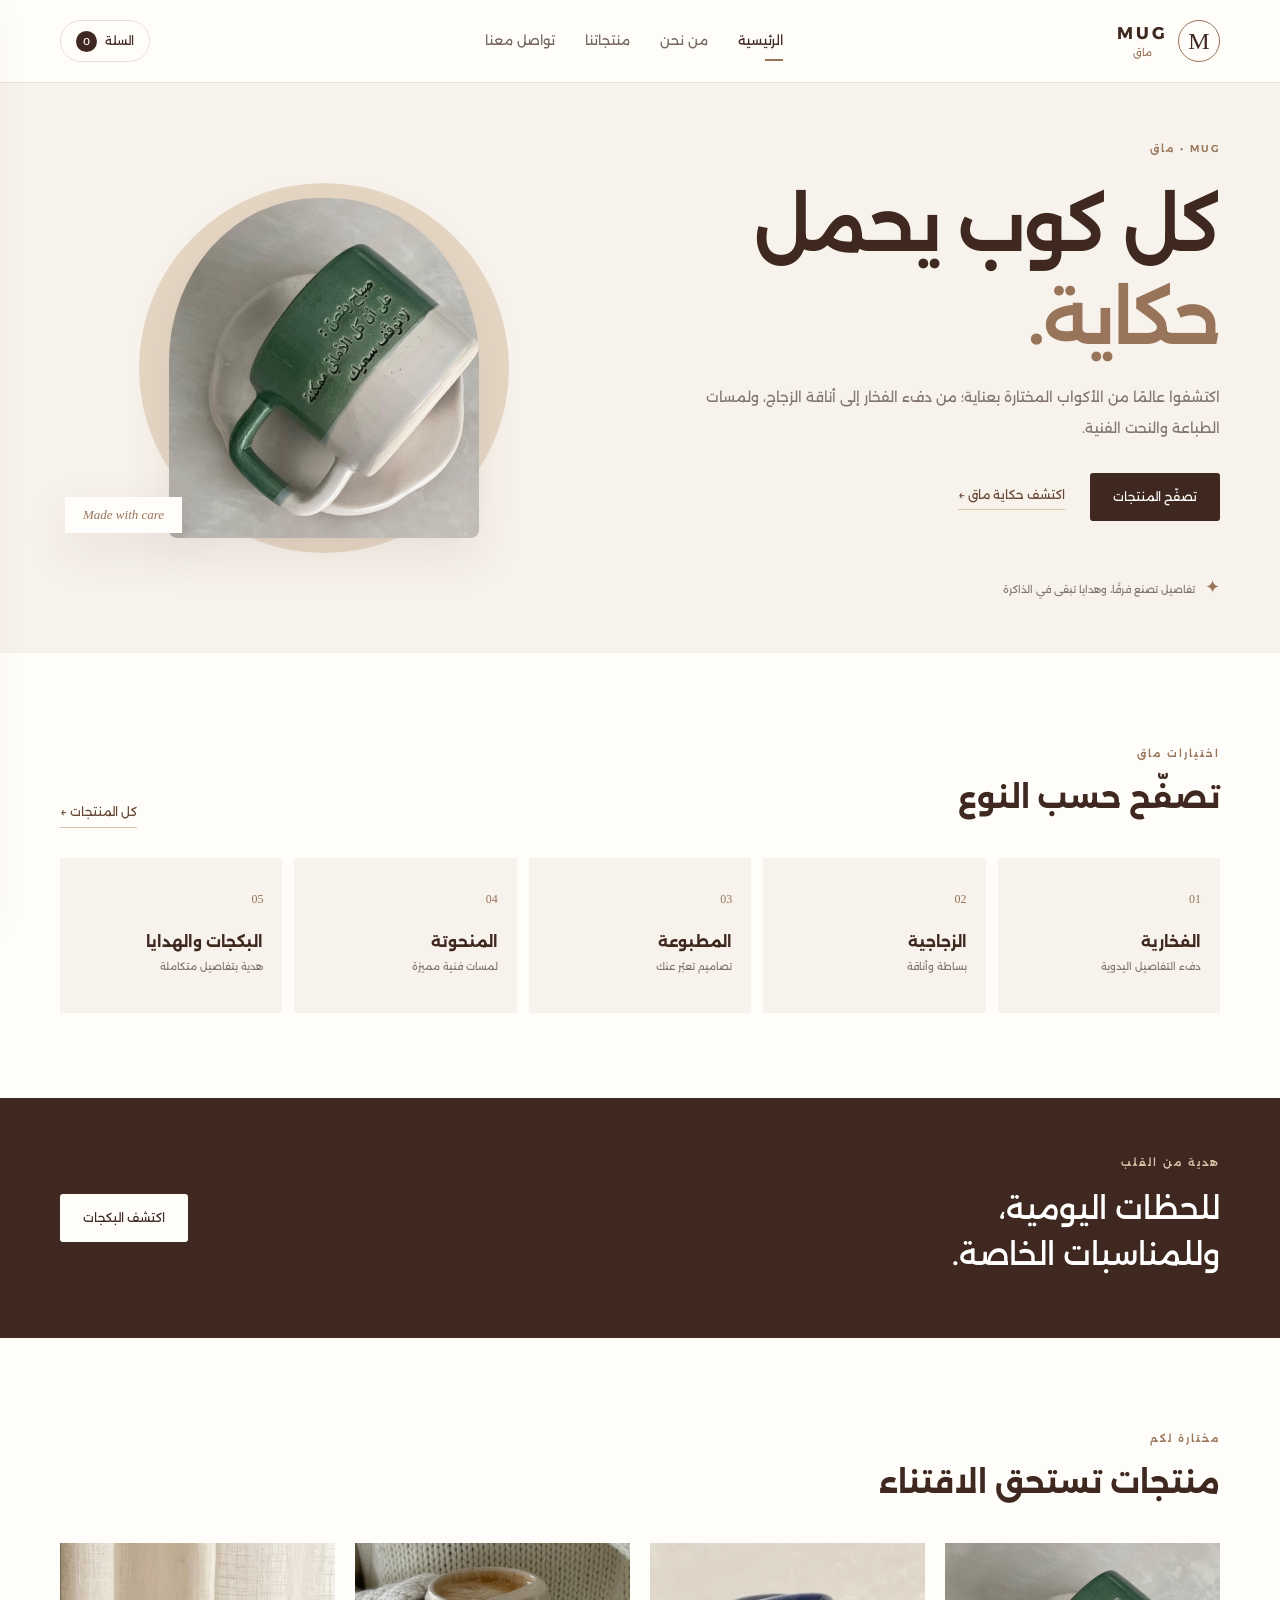
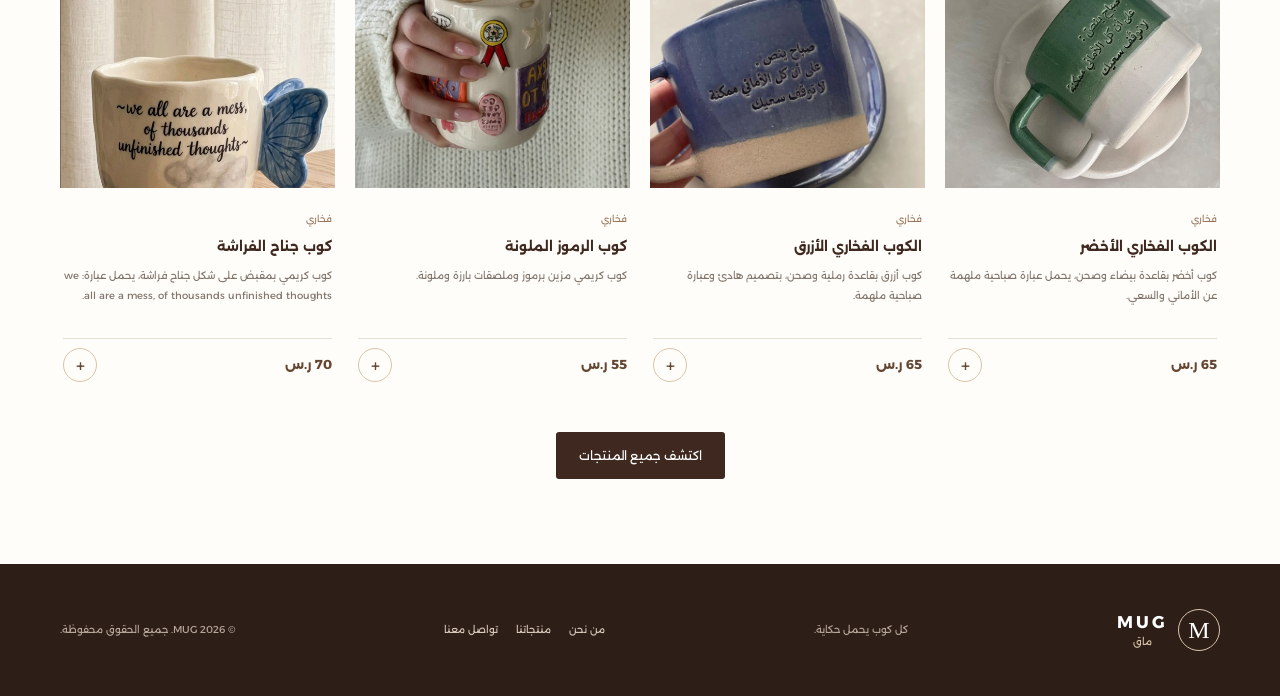
<file: index.html>
<!doctype html>
<html lang="ar" dir="rtl">
<head>
  <meta charset="utf-8">
  <meta name="viewport" content="width=device-width, initial-scale=1">

  <meta name="description" content="MUG ماق — اكتشفوا تشكيلة الأكواب الفخارية والزجاجية والمطبوعة والمنحوتة وبكجات الهدايا. كل كوب يحمل حكاية.">
  <meta name="theme-color" content="#3e281f">

  <title>MUG | ماق — كل كوب يحمل حكاية</title>

  <link rel="preconnect" href="https://fonts.googleapis.com">
  <link rel="preconnect" href="https://fonts.gstatic.com" crossorigin>

  <link href="https://fonts.googleapis.com/css2?family=Alexandria:wght@300;400;500;600;700;800&display=swap" rel="stylesheet">

  <link rel="stylesheet" href="style.css">
  <script defer src="script.js"></script>
</head>

<body>

<!-- HEADER -->
<header class="site-header">
  <div class="container nav-wrap">

    <a class="brand" href="index.html">
      <span class="brand-mark">M</span>
      <span>
        <b>MUG</b>
        <small>ماق</small>
      </span>
    </a>

    <button class="menu-toggle" aria-label="فتح القائمة" aria-expanded="false">
      ☰
    </button>

    <nav class="main-nav">
      <a class="active" href="index.html">الرئيسية</a>
      <a href="about.html">من نحن</a>
      <a href="products.html">منتجاتنا</a>
      <a href="contact.html">تواصل معنا</a>
    </nav>

    <button class="cart-button" data-open-cart aria-label="فتح السلة">
      السلة
      <span class="cart-count">0</span>
    </button>

  </div>
</header>

<main>

<!-- HERO -->
<section class="hero">
  <div class="container hero-grid">

    <div class="hero-copy">

      <span class="eyebrow">MUG • ماق</span>

      <h1>
        كل كوب يحمل
        <br>
        <em>حكاية.</em>
      </h1>

      <p>
        اكتشفوا عالمًا من الأكواب المختارة بعناية؛
        من دفء الفخار إلى أناقة الزجاج،
        ولمسات الطباعة والنحت الفنية.
      </p>

      <div class="hero-actions">
        <a class="btn btn-primary" href="products.html">
          تصفّح المنتجات
        </a>

        <a class="text-link" href="about.html">
          اكتشف حكاية ماق ←
        </a>
      </div>

      <div class="hero-note">
        <span>✦</span>
        تفاصيل تصنع فرقًا، وهدايا تبقى في الذاكرة
      </div>

    </div>

    <div class="hero-art">

      <div class="hero-circle"></div>

      <img
        src="IMG_2173.JPG"
        alt="كوب ماق الفخاري الأخضر بقاعدته البيضاء وصحنه"
        fetchpriority="high"
        onerror="this.style.display='none';this.nextElementSibling.style.display='grid'"
      >

      <div class="image-placeholder hero-placeholder">
        MUG
        <br>
        <small>كل كوب يحمل حكاية</small>
      </div>

      <span class="floating-tag">
        Made with care
      </span>

    </div>

  </div>
</section>

<!-- CATEGORIES -->
<section class="section container">

  <div class="section-heading">

    <div>
      <span class="eyebrow">اختيارات ماق</span>
      <h2>تصفّح حسب النوع</h2>
    </div>

    <a class="text-link" href="products.html">
      كل المنتجات ←
    </a>

  </div>

  <div class="category-grid">

    <a class="category-card" href="products.html#pottery">
      <span>01</span>
      <h3>الفخارية</h3>
      <p>دفء التفاصيل اليدوية</p>
    </a>

    <a class="category-card" href="products.html#glass">
      <span>02</span>
      <h3>الزجاجية</h3>
      <p>بساطة وأناقة</p>
    </a>

    <a class="category-card" href="products.html#printed">
      <span>03</span>
      <h3>المطبوعة</h3>
      <p>تصاميم تعبّر عنك</p>
    </a>

    <a class="category-card" href="products.html#carved">
      <span>04</span>
      <h3>المنحوتة</h3>
      <p>لمسات فنية مميزة</p>
    </a>

    <a class="category-card" href="products.html#gifts">
      <span>05</span>
      <h3>البكجات والهدايا</h3>
      <p>هدية بتفاصيل متكاملة</p>
    </a>

  </div>
</section>

<!-- GIFT SECTION -->
<section class="feature-band">

  <div class="container feature-inner">

    <div>
      <span class="eyebrow light">هدية من القلب</span>

      <h2>
        للحظات اليومية،
        <br>
        وللمناسبات الخاصة.
      </h2>
    </div>

    <a class="btn btn-light" href="products.html#gifts">
      اكتشف البكجات
    </a>

  </div>

</section>

<!-- FEATURED PRODUCTS -->
<section class="section container">

  <div class="section-heading">

    <div>
      <span class="eyebrow">مختارة لكم</span>
      <h2>منتجات تستحق الاقتناء</h2>
    </div>

  </div>

  <div class="product-grid" id="featured-products"></div>

  <div style="text-align:center;margin-top:35px;">
    <a class="btn btn-primary" href="products.html">
      اكتشف جميع المنتجات
    </a>
  </div>

</section>

</main>

<!-- FOOTER -->
<footer class="site-footer">

  <div class="container footer-inner">

    <a class="brand brand-footer" href="index.html">
      <span class="brand-mark">M</span>
      <span>
        <b>MUG</b>
        <small>ماق</small>
      </span>
    </a>

    <p>كل كوب يحمل حكاية.</p>

    <div class="footer-links">
      <a href="about.html">من نحن</a>
      <a href="products.html">منتجاتنا</a>
      <a href="contact.html">تواصل معنا</a>
    </div>

    <small>
      © <span data-year></span> MUG. جميع الحقوق محفوظة.
    </small>

  </div>

</footer>

<!-- SHOPPING CART -->
<div class="cart-overlay" data-cart-overlay></div>

<aside class="cart-drawer" aria-label="سلة المشتريات">

  <div class="cart-head">
    <h2>سلة مشترياتك</h2>

    <button data-close-cart aria-label="إغلاق">
      ×
    </button>
  </div>

  <div class="cart-items"></div>

  <div class="cart-bottom">

    <div class="cart-total">
      <span>الإجمالي التقديري</span>
      <strong class="cart-total-value">0 ر.س</strong>
    </div>

    <button class="btn btn-primary checkout-button" data-checkout>
      إتمام الطلب عبر واتساب
    </button>

    <small>
      الطلب للتنسيق عبر واتساب،
      ولا تتم عملية دفع إلكتروني داخل الموقع.
    </small>

  </div>

</aside>

</body>
</html>
</file>
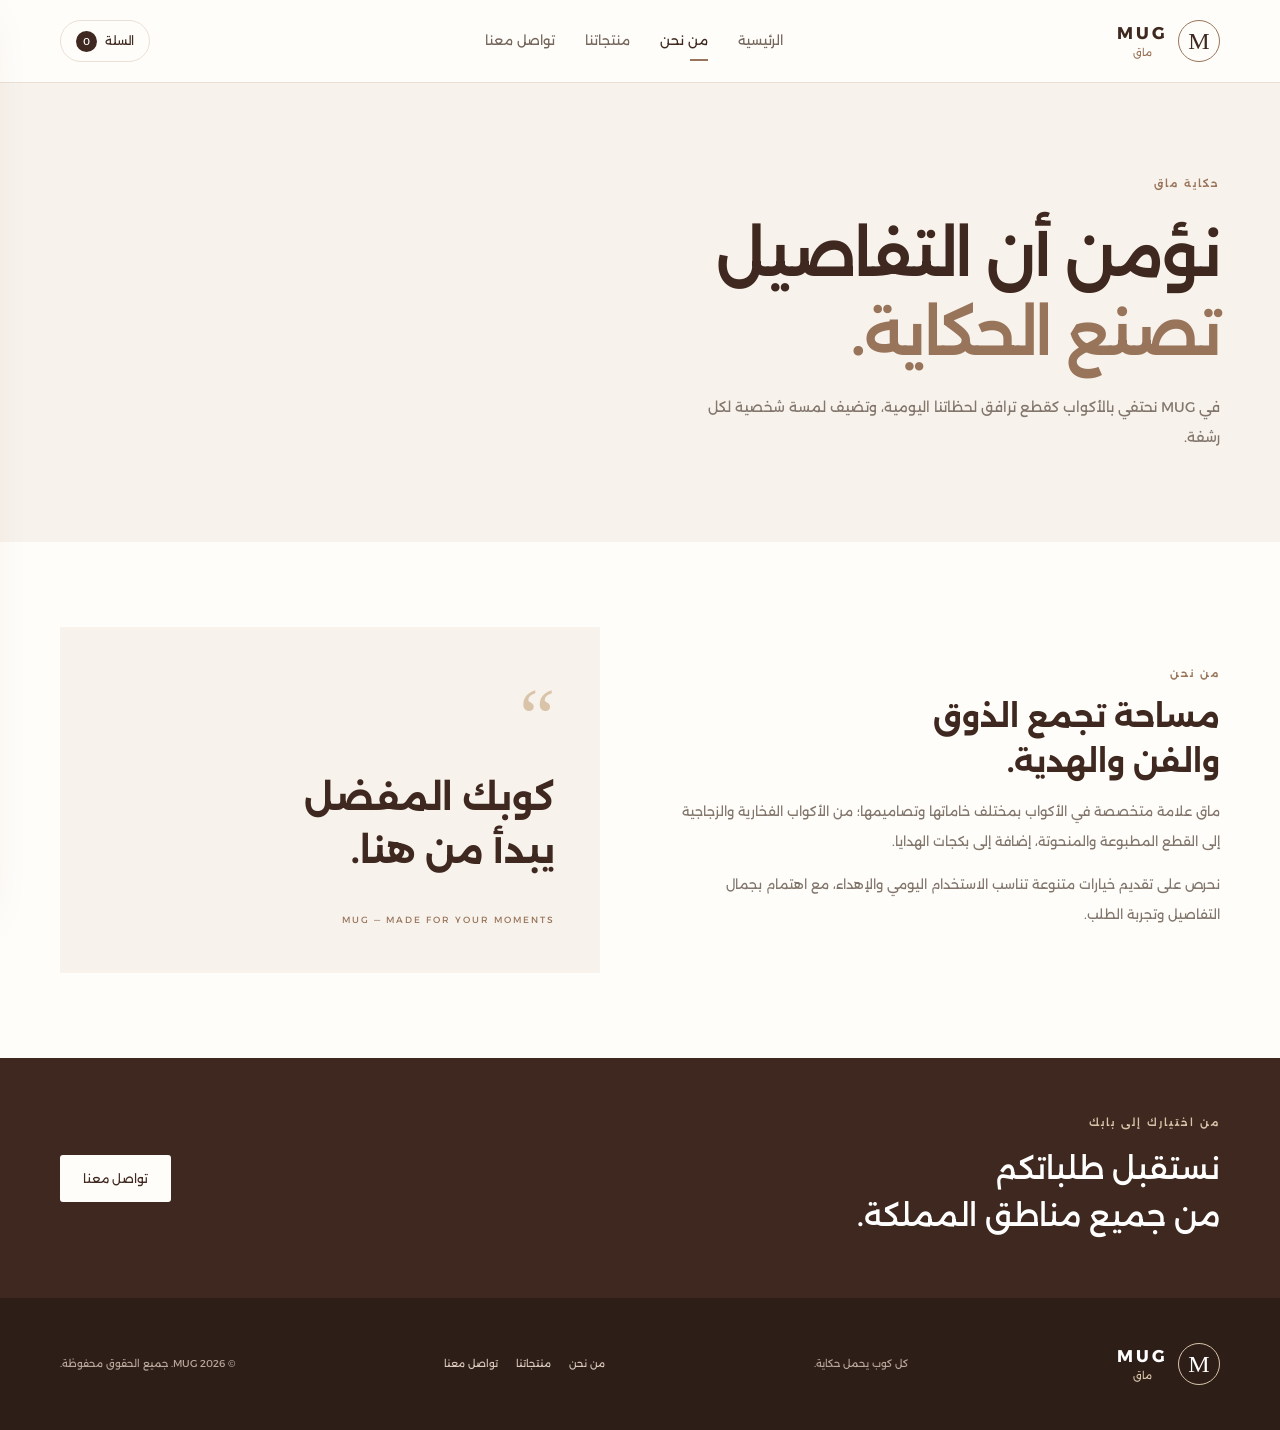
<file: about.html>
<!doctype html>
<html lang="ar" dir="rtl"><head><meta charset="utf-8"><meta name="viewport" content="width=device-width, initial-scale=1"><title>من نحن | MUG ماق</title>
<link rel="preconnect" href="https://fonts.googleapis.com"><link href="https://fonts.googleapis.com/css2?family=Alexandria:wght@300;400;500;600;700;800&display=swap" rel="stylesheet"><link rel="stylesheet" href="style.css"><script defer src="script.js"></script></head><body>
<header class="site-header"><div class="container nav-wrap"><a class="brand" href="index.html"><span class="brand-mark">M</span><span><b>MUG</b><small>ماق</small></span></a><button class="menu-toggle" aria-label="فتح القائمة" aria-expanded="false">☰</button><nav class="main-nav"><a href="index.html">الرئيسية</a><a class="active" href="about.html">من نحن</a><a href="products.html">منتجاتنا</a><a href="contact.html">تواصل معنا</a></nav><button class="cart-button" data-open-cart>السلة <span class="cart-count">0</span></button></div></header>
<main><section class="page-hero"><div class="container"><span class="eyebrow">حكاية ماق</span><h1>نؤمن أن التفاصيل<br><em>تصنع الحكاية.</em></h1><p>في MUG نحتفي بالأكواب كقطع ترافق لحظاتنا اليومية، وتضيف لمسة شخصية لكل رشفة.</p></div></section>
<section class="section container about-layout"><div><span class="eyebrow">من نحن</span><h2>مساحة تجمع الذوق<br>والفن والهدية.</h2><p>ماق علامة متخصصة في الأكواب بمختلف خاماتها وتصاميمها؛ من الأكواب الفخارية والزجاجية إلى القطع المطبوعة والمنحوتة، إضافة إلى بكجات الهدايا.</p><p>نحرص على تقديم خيارات متنوعة تناسب الاستخدام اليومي والإهداء، مع اهتمام بجمال التفاصيل وتجربة الطلب.</p></div><div class="about-quote"><span>“</span><h3>كوبك المفضل<br>يبدأ من هنا.</h3><small>MUG — MADE FOR YOUR MOMENTS</small></div></section>
<section class="feature-band"><div class="container feature-inner"><div><span class="eyebrow light">من اختيارك إلى بابك</span><h2>نستقبل طلباتكم<br>من جميع مناطق المملكة.</h2></div><a class="btn btn-light" href="contact.html">تواصل معنا</a></div></section></main>
<footer class="site-footer"><div class="container footer-inner"><a class="brand brand-footer" href="index.html"><span class="brand-mark">M</span><span><b>MUG</b><small>ماق</small></span></a><p>كل كوب يحمل حكاية.</p><div class="footer-links"><a href="about.html">من نحن</a><a href="products.html">منتجاتنا</a><a href="contact.html">تواصل معنا</a></div><small>© <span data-year></span> MUG. جميع الحقوق محفوظة.</small></div></footer>
<div class="cart-overlay" data-cart-overlay></div><aside class="cart-drawer" aria-label="سلة المشتريات"><div class="cart-head"><h2>سلة مشترياتك</h2><button data-close-cart>×</button></div><div class="cart-items"></div><div class="cart-bottom"><div class="cart-total"><span>الإجمالي التقديري</span><strong class="cart-total-value">0 ر.س</strong></div><button class="btn btn-primary checkout-button" data-checkout>إتمام الطلب عبر واتساب</button><small>الطلب للتنسيق عبر واتساب، ولا تتم عملية دفع إلكتروني داخل الموقع.</small></div></aside></body></html>
</file>
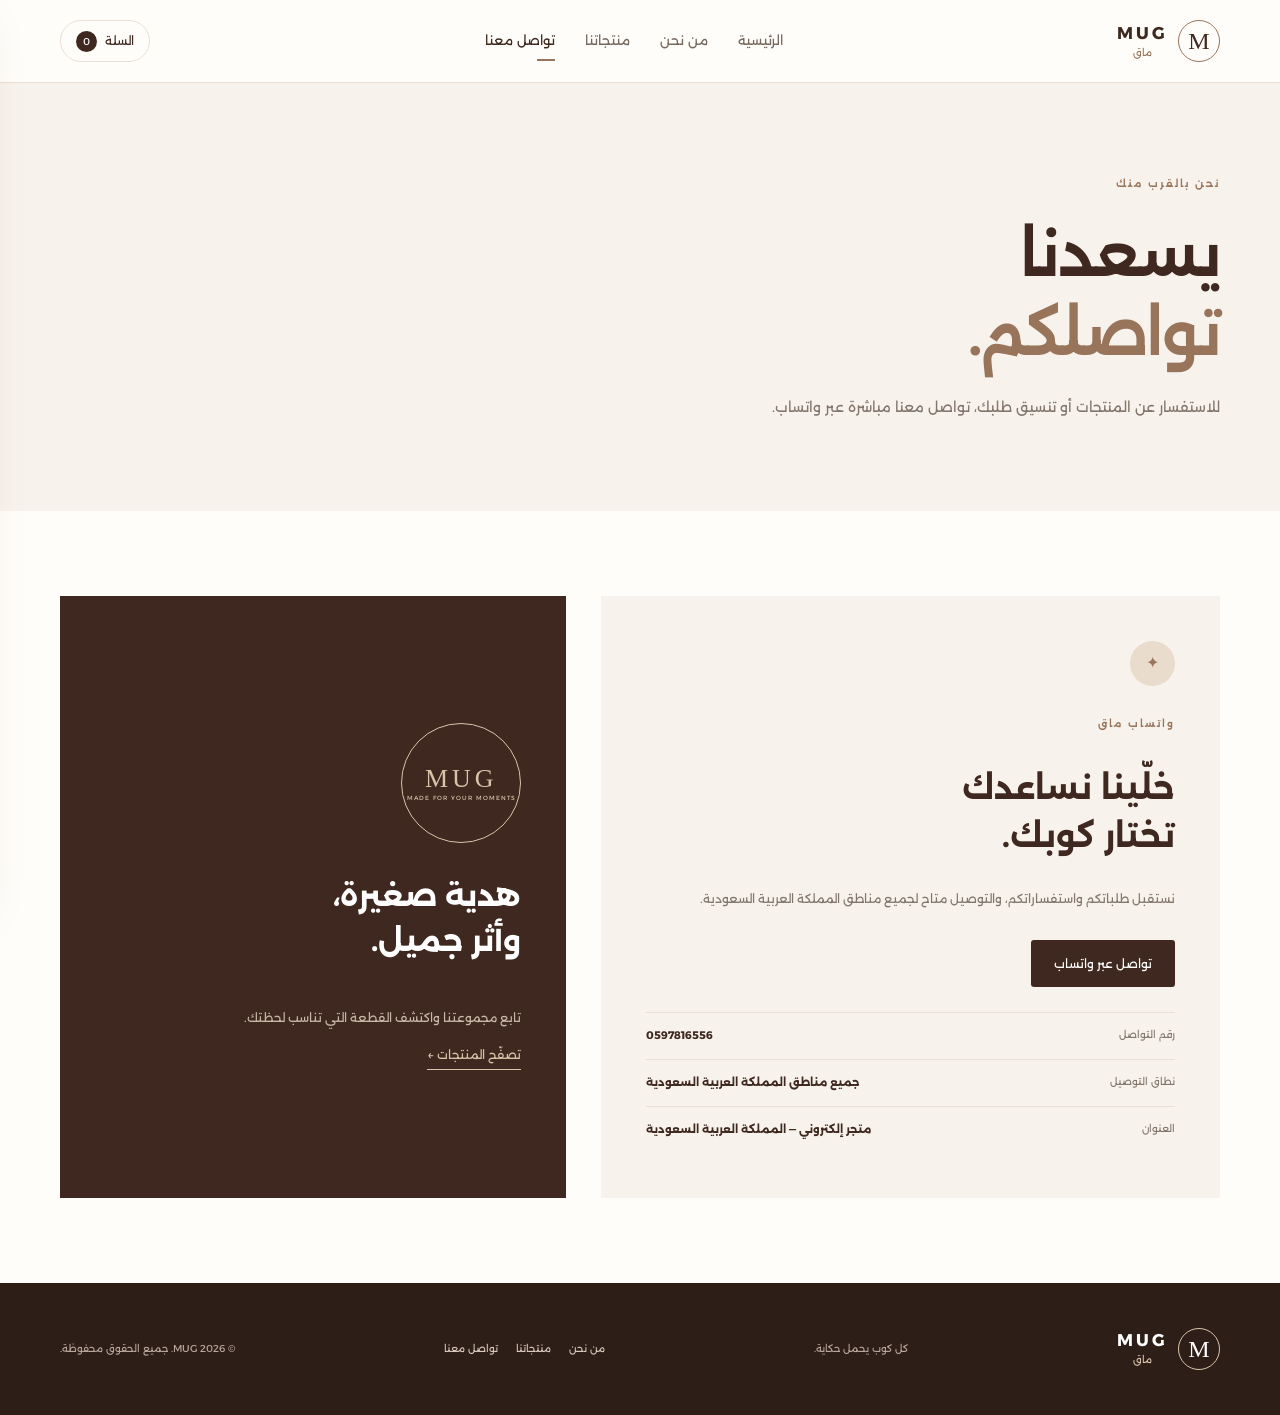
<file: contact.html>
<!doctype html>
<html lang="ar" dir="rtl"><head><meta charset="utf-8"><meta name="viewport" content="width=device-width, initial-scale=1"><title>تواصل معنا | MUG ماق</title>
<link rel="preconnect" href="https://fonts.googleapis.com"><link href="https://fonts.googleapis.com/css2?family=Alexandria:wght@300;400;500;600;700;800&display=swap" rel="stylesheet"><link rel="stylesheet" href="style.css"><script defer src="script.js"></script></head><body>
<header class="site-header"><div class="container nav-wrap"><a class="brand" href="index.html"><span class="brand-mark">M</span><span><b>MUG</b><small>ماق</small></span></a><button class="menu-toggle" aria-label="فتح القائمة" aria-expanded="false">☰</button><nav class="main-nav"><a href="index.html">الرئيسية</a><a href="about.html">من نحن</a><a href="products.html">منتجاتنا</a><a class="active" href="contact.html">تواصل معنا</a></nav><button class="cart-button" data-open-cart>السلة <span class="cart-count">0</span></button></div></header>
<main><section class="page-hero"><div class="container"><span class="eyebrow">نحن بالقرب منك</span><h1>يسعدنا<br><em>تواصلكم.</em></h1><p>للاستفسار عن المنتجات أو تنسيق طلبك، تواصل معنا مباشرة عبر واتساب.</p></div></section>
<section class="section container contact-layout"><div class="contact-card"><span class="contact-icon">✦</span><span class="eyebrow">واتساب ماق</span><h2>خلّينا نساعدك<br>تختار كوبك.</h2><p>نستقبل طلباتكم واستفساراتكم، والتوصيل متاح لجميع مناطق المملكة العربية السعودية.</p><a class="btn btn-primary" href="https://wa.me/966597816556" target="_blank" rel="noopener">تواصل عبر واتساب</a><div class="contact-detail"><small>رقم التواصل</small><strong dir="ltr">0597816556</strong></div><div class="contact-detail"><small>نطاق التوصيل</small><strong>جميع مناطق المملكة العربية السعودية</strong></div><div class="contact-detail"><small>العنوان</small><strong>متجر إلكتروني — المملكة العربية السعودية</strong></div></div><div class="contact-side"><div class="contact-stamp">MUG<br><small>MADE FOR YOUR MOMENTS</small></div><h3>هدية صغيرة،<br>وأثر جميل.</h3><p>تابع مجموعتنا واكتشف القطعة التي تناسب لحظتك.</p><a class="text-link" href="products.html">تصفّح المنتجات ←</a></div></section></main>
<footer class="site-footer"><div class="container footer-inner"><a class="brand brand-footer" href="index.html"><span class="brand-mark">M</span><span><b>MUG</b><small>ماق</small></span></a><p>كل كوب يحمل حكاية.</p><div class="footer-links"><a href="about.html">من نحن</a><a href="products.html">منتجاتنا</a><a href="contact.html">تواصل معنا</a></div><small>© <span data-year></span> MUG. جميع الحقوق محفوظة.</small></div></footer>
<div class="cart-overlay" data-cart-overlay></div><aside class="cart-drawer" aria-label="سلة المشتريات"><div class="cart-head"><h2>سلة مشترياتك</h2><button data-close-cart>×</button></div><div class="cart-items"></div><div class="cart-bottom"><div class="cart-total"><span>الإجمالي التقديري</span><strong class="cart-total-value">0 ر.س</strong></div><button class="btn btn-primary checkout-button" data-checkout>إتمام الطلب عبر واتساب</button><small>الطلب للتنسيق عبر واتساب، ولا تتم عملية دفع إلكتروني داخل الموقع.</small></div></aside></body></html>
</file>
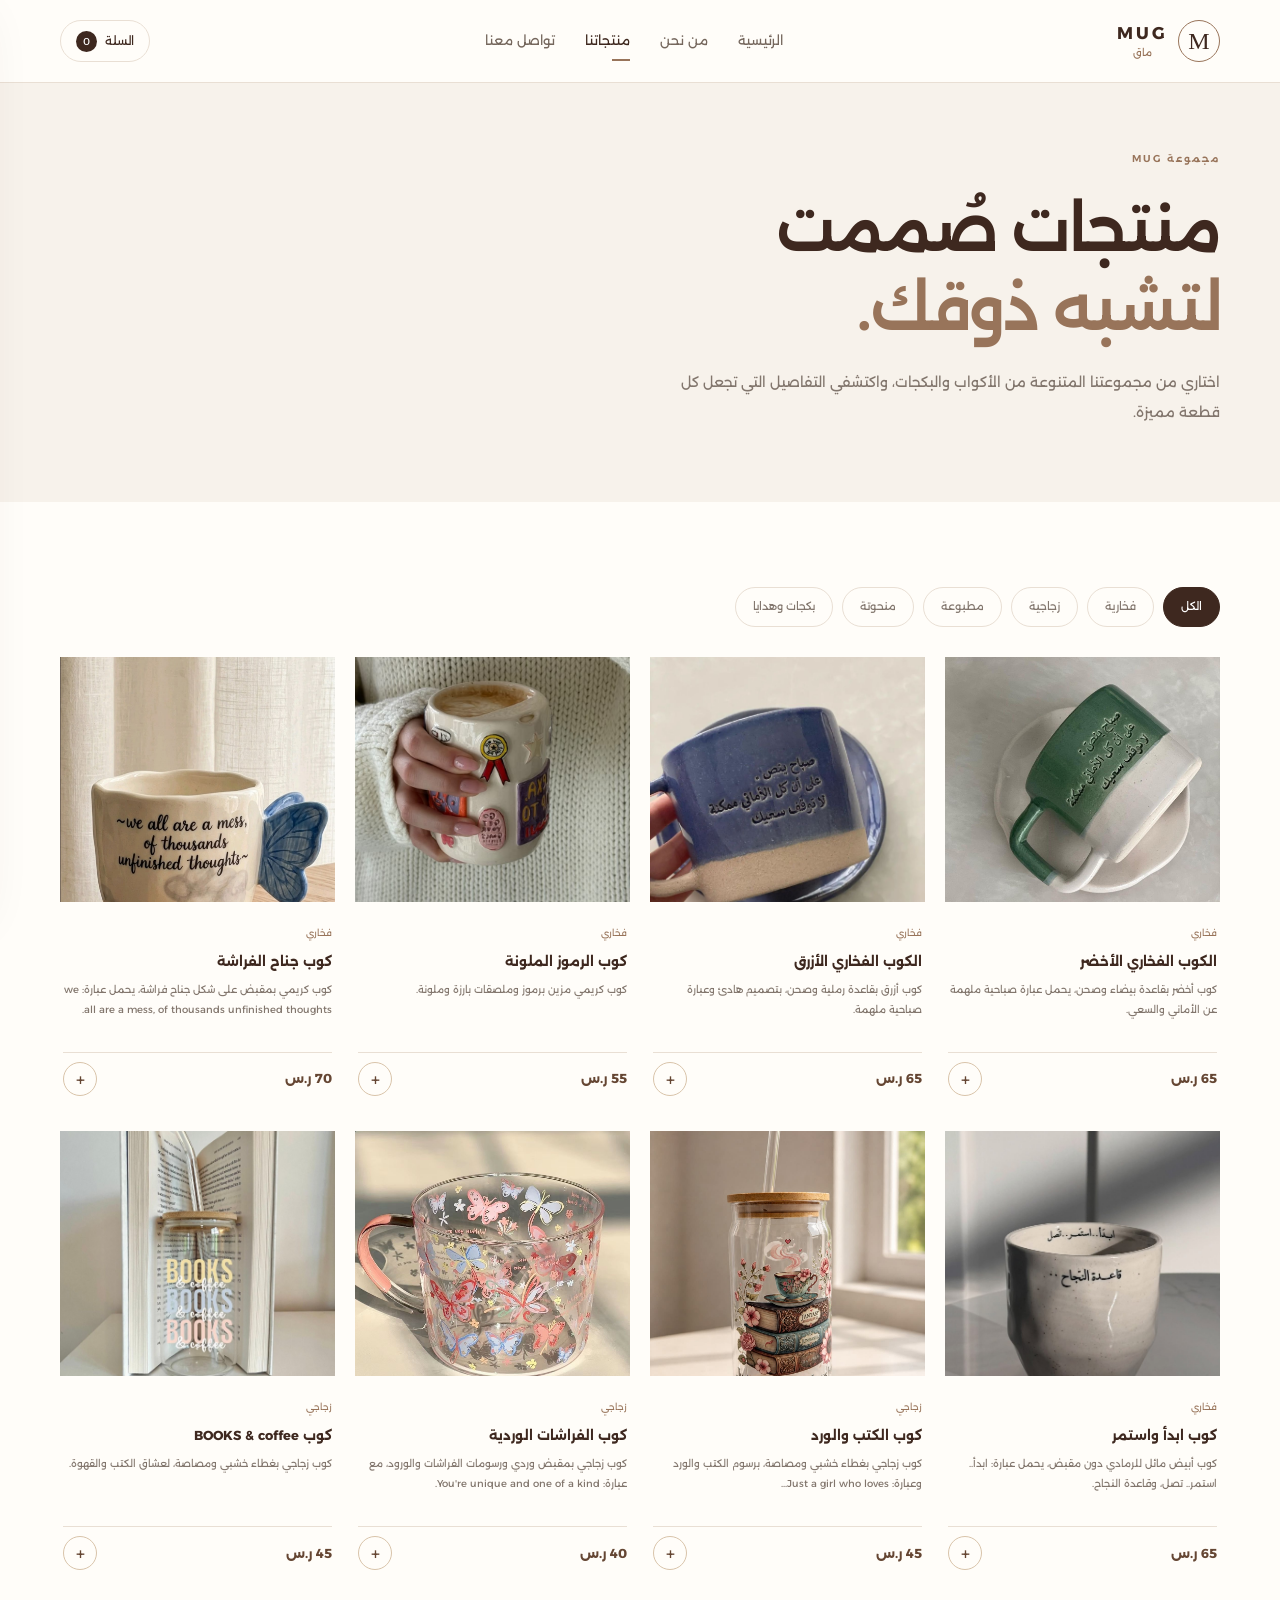
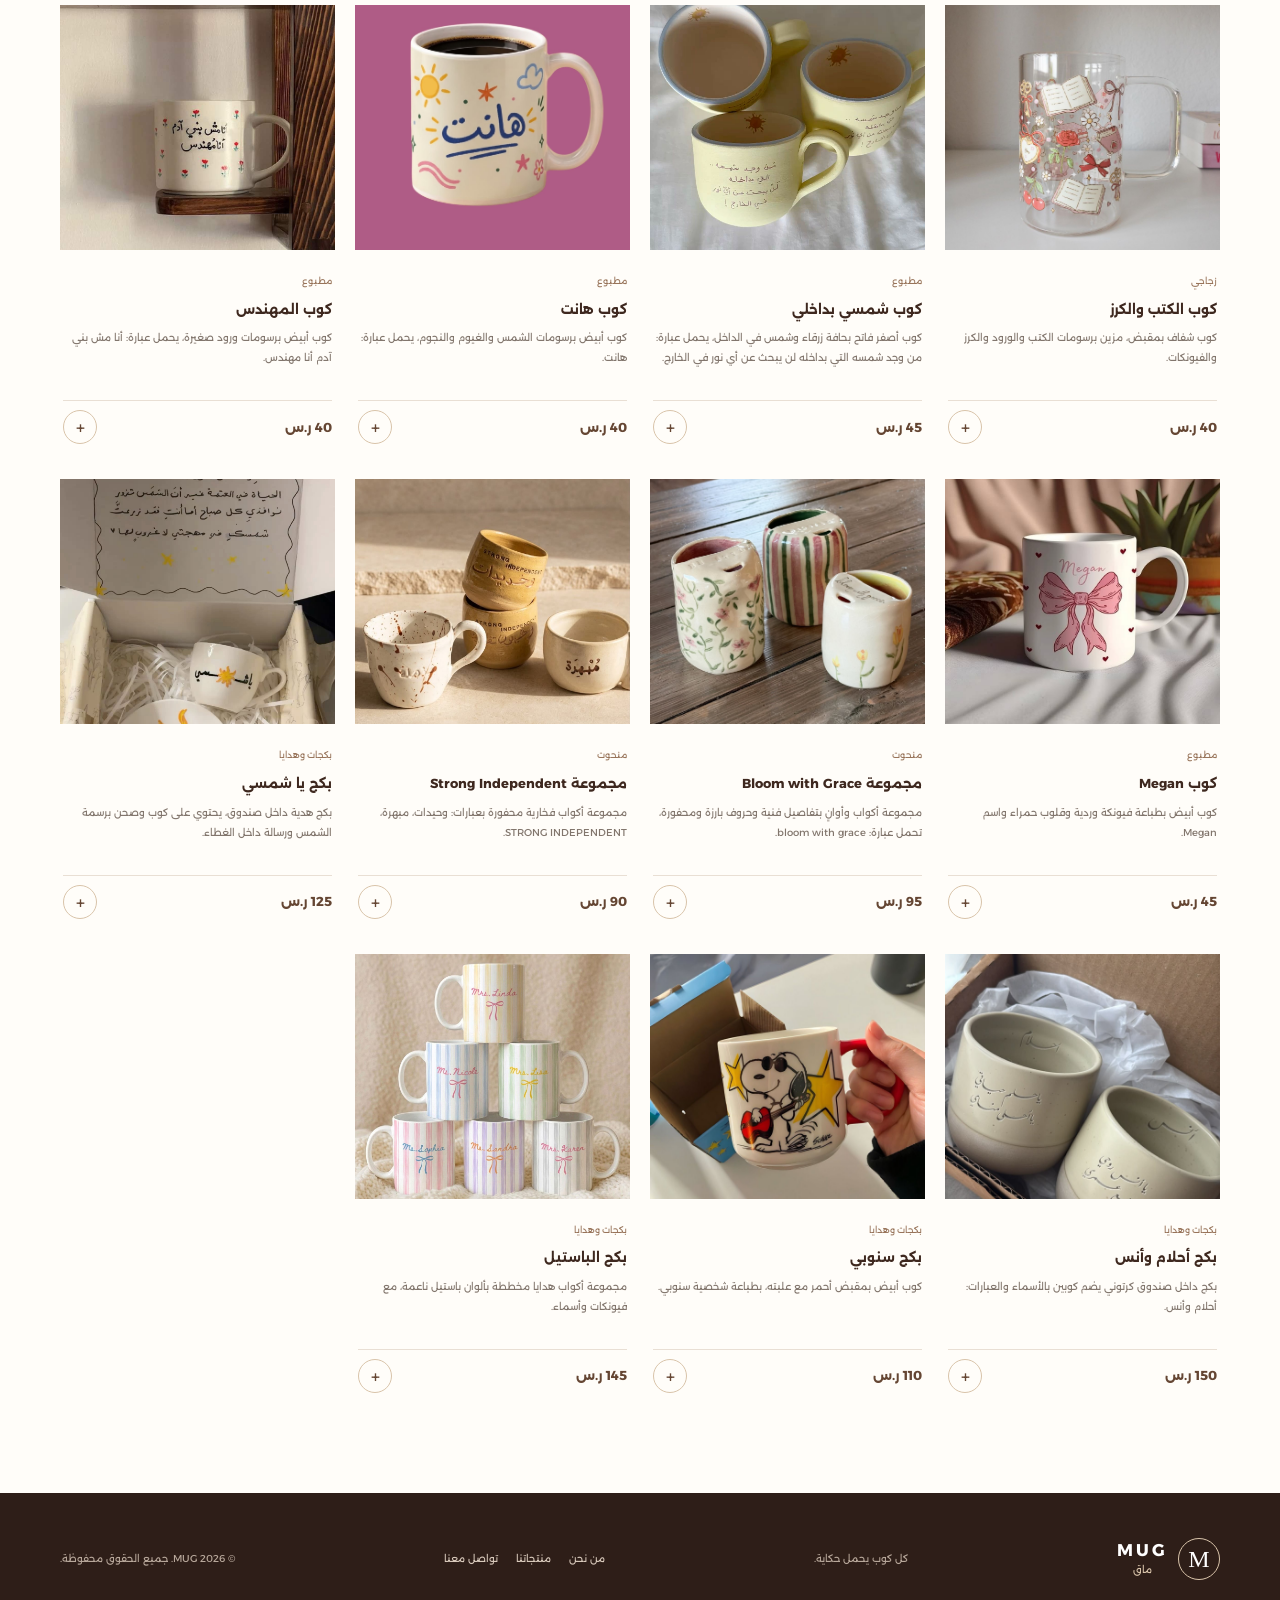
<file: products.html>
<!doctype html>
<html lang="ar" dir="rtl">

<head>
  <meta charset="utf-8">
  <meta name="viewport" content="width=device-width, initial-scale=1">

  <meta name="description" content="تسوقوا أكواب MUG ماق الفخارية والزجاجية والمطبوعة والمنحوتة وبكجات الهدايا.">

  <meta name="theme-color" content="#3e281f">

  <title>منتجاتنا | MUG ماق</title>

  <link rel="preconnect" href="https://fonts.googleapis.com">
  <link rel="preconnect" href="https://fonts.gstatic.com" crossorigin>

  <link href="https://fonts.googleapis.com/css2?family=Alexandria:wght@300;400;500;600;700;800&display=swap" rel="stylesheet">

  <link rel="stylesheet" href="style.css">
  <script defer src="script.js"></script>
</head>

<body>

<!-- HEADER -->
<header class="site-header">
  <div class="container nav-wrap">

    <a class="brand" href="index.html">
      <span class="brand-mark">M</span>
      <span>
        <b>MUG</b>
        <small>ماق</small>
      </span>
    </a>

    <button class="menu-toggle" aria-label="فتح القائمة" aria-expanded="false">
      ☰
    </button>

    <nav class="main-nav">
      <a href="index.html">الرئيسية</a>
      <a href="about.html">من نحن</a>
      <a class="active" href="products.html">منتجاتنا</a>
      <a href="contact.html">تواصل معنا</a>
    </nav>

    <button class="cart-button" data-open-cart aria-label="فتح السلة">
      السلة
      <span class="cart-count">0</span>
    </button>

  </div>
</header>

<main>

  <!-- PAGE INTRO -->
  <section class="page-hero compact">

    <div class="container">

      <span class="eyebrow">مجموعة MUG</span>

      <h1>
        منتجات صُممت
        <br>
        <em>لتشبه ذوقك.</em>
      </h1>

      <p>
        اختاري من مجموعتنا المتنوعة من الأكواب والبكجات،
        واكتشفي التفاصيل التي تجعل كل قطعة مميزة.
      </p>

    </div>

  </section>

  <!-- PRODUCTS -->
  <section class="section container">

    <div class="filter-bar" aria-label="تصفية المنتجات">

      <button class="filter-chip active" data-filter="all">
        الكل
      </button>

      <button class="filter-chip" data-filter="pottery">
        فخارية
      </button>

      <button class="filter-chip" data-filter="glass">
        زجاجية
      </button>

      <button class="filter-chip" data-filter="printed">
        مطبوعة
      </button>

      <button class="filter-chip" data-filter="carved">
        منحوتة
      </button>

      <button class="filter-chip" data-filter="gifts">
        بكجات وهدايا
      </button>

    </div>

    <div class="product-grid" id="all-products"></div>

    <p id="no-products-message" hidden>
      لا توجد منتجات في هذا القسم حاليًا.
    </p>

  </section>

</main>

<!-- FOOTER -->
<footer class="site-footer">

  <div class="container footer-inner">

    <a class="brand brand-footer" href="index.html">
      <span class="brand-mark">M</span>
      <span>
        <b>MUG</b>
        <small>ماق</small>
      </span>
    </a>

    <p>كل كوب يحمل حكاية.</p>

    <div class="footer-links">
      <a href="about.html">من نحن</a>
      <a href="products.html">منتجاتنا</a>
      <a href="contact.html">تواصل معنا</a>
    </div>

    <small>
      © <span data-year></span> MUG. جميع الحقوق محفوظة.
    </small>

  </div>

</footer>

<!-- CART -->
<div class="cart-overlay" data-cart-overlay></div>

<aside class="cart-drawer" aria-label="سلة المشتريات">

  <div class="cart-head">
    <h2>سلة مشترياتك</h2>

    <button data-close-cart aria-label="إغلاق">
      ×
    </button>
  </div>

  <div class="cart-items"></div>

  <div class="cart-bottom">

    <div class="cart-total">
      <span>الإجمالي التقديري</span>
      <strong class="cart-total-value">0 ر.س</strong>
    </div>

    <button class="btn btn-primary checkout-button" data-checkout>
      إتمام الطلب عبر واتساب
    </button>

    <small>
      الطلب للتنسيق عبر واتساب،
      ولا تتم عملية دفع إلكتروني داخل الموقع.
    </small>

  </div>

</aside>

</body>
</html>
</file>
<file: style.css>
/* =========================
   MUG | MAQ
   Main Stylesheet
========================= */

* {
  box-sizing: border-box;
}

:root {
  --espresso: #3e281f;
  --brown: #654633;
  --clay: #98745a;
  --sand: #d9c4aa;
  --cream: #f7f2eb;
  --paper: #fffdf9;
  --ink: #33251e;
  --muted: #82766d;
  --line: #e9dfd4;
  --shadow: 0 18px 50px rgba(62, 40, 31, .09);
}

html {
  scroll-behavior: smooth;
}

body {
  margin: 0;
  background: var(--paper);
  color: var(--ink);
  font-family: "Alexandria", sans-serif;
  line-height: 1.8;
}

a {
  color: inherit;
  text-decoration: none;
}

button {
  font: inherit;
}

.container {
  width: min(1160px, calc(100% - 40px));
  margin: auto;
}

/* =========================
   HEADER & NAVIGATION
========================= */

.site-header {
  position: sticky;
  top: 0;
  z-index: 20;
  background: rgba(255, 253, 249, .94);
  backdrop-filter: blur(14px);
  border-bottom: 1px solid var(--line);
}

.nav-wrap {
  height: 82px;
  display: flex;
  align-items: center;
  justify-content: space-between;
  gap: 24px;
}

.brand {
  display: flex;
  align-items: center;
  gap: 10px;
  color: var(--espresso);
  line-height: 1;
}

.brand-mark {
  width: 42px;
  height: 42px;
  border: 1px solid var(--clay);
  border-radius: 50%;
  display: grid;
  place-items: center;
  font-family: Georgia, serif;
  font-size: 24px;
}

.brand b {
  display: block;
  font-size: 17px;
  letter-spacing: 3px;
}

.brand small {
  display: block;
  text-align: center;
  font-size: 10px;
  margin-top: 6px;
  color: var(--clay);
}

.main-nav {
  display: flex;
  align-items: center;
  gap: 30px;
  font-size: 13px;
  color: #75675d;
}

.main-nav a {
  padding: 10px 0;
  position: relative;
}

.main-nav a:hover,
.main-nav a.active {
  color: var(--espresso);
}

.main-nav a.active:after {
  content: "";
  position: absolute;
  bottom: 2px;
  right: 0;
  width: 18px;
  height: 2px;
  background: var(--clay);
}

.cart-button {
  border: 1px solid var(--line);
  background: transparent;
  color: var(--espresso);
  padding: 9px 15px;
  border-radius: 30px;
  cursor: pointer;
  font-size: 12px;
}

.cart-count {
  display: inline-grid;
  place-items: center;
  min-width: 21px;
  height: 21px;
  margin-right: 5px;
  border-radius: 50%;
  background: var(--espresso);
  color: white;
  font-size: 10px;
}

.menu-toggle {
  display: none;
  background: none;
  border: 0;
  color: var(--espresso);
  font-size: 24px;
  cursor: pointer;
}

/* =========================
   HERO SECTION
========================= */

.hero {
  background: var(--cream);
  overflow: hidden;
}

.hero-grid {
  min-height: 570px;
  display: grid;
  grid-template-columns: 1.05fr .95fr;
  align-items: center;
  gap: 50px;
  padding-top: 45px;
  padding-bottom: 45px;
}

.eyebrow {
  font-size: 10px;
  letter-spacing: 2px;
  color: var(--clay);
  font-weight: 600;
}

.hero h1,
.page-hero h1 {
  font-size: clamp(42px, 6vw, 72px);
  line-height: 1.28;
  letter-spacing: -2px;
  margin: 18px 0;
  color: var(--espresso);
  font-weight: 600;
}

.hero h1 em,
.page-hero h1 em {
  font-style: normal;
  color: var(--clay);
}

.hero-copy > p,
.page-hero p {
  max-width: 540px;
  color: var(--muted);
  font-size: 14px;
  line-height: 2.2;
}

.hero-actions {
  display: flex;
  align-items: center;
  gap: 25px;
  margin-top: 30px;
}

.btn {
  display: inline-flex;
  align-items: center;
  justify-content: center;
  border: 0;
  border-radius: 3px;
  padding: 13px 23px;
  font-size: 12px;
  cursor: pointer;
  transition: .2s;
}

.btn-primary {
  background: var(--espresso);
  color: #fff;
}

.btn-primary:hover {
  background: var(--clay);
  transform: translateY(-2px);
}

.btn-light {
  background: var(--paper);
  color: var(--espresso);
}

.text-link {
  font-size: 12px;
  color: var(--brown);
  border-bottom: 1px solid var(--sand);
  padding-bottom: 4px;
}

.hero-note {
  font-size: 10px;
  color: var(--muted);
  margin-top: 50px;
}

.hero-note span {
  color: var(--clay);
  font-size: 18px;
  margin-left: 7px;
}

.hero-art {
  height: 420px;
  position: relative;
  display: grid;
  place-items: center;
}

.hero-circle {
  position: absolute;
  width: 370px;
  height: 370px;
  border-radius: 50%;
  background: #e6d7c5;
}

.hero-art img {
  position: relative;
  width: min(310px, 80%);
  height: 340px;
  object-fit: cover;
  border-radius: 48% 48% 8px 8px;
  box-shadow: var(--shadow);
  z-index: 1;
}

.image-placeholder {
  display: none;
  position: relative;
  z-index: 1;
  background: linear-gradient(145deg, #c5a78a, #76533e);
  color: #fff;
  place-items: center;
  text-align: center;
  font-family: Georgia, serif;
  letter-spacing: 5px;
}

.hero-placeholder {
  width: min(310px, 80%);
  height: 340px;
  border-radius: 48% 48% 8px 8px;
  font-size: 42px;
  box-shadow: var(--shadow);
}

.image-placeholder small {
  font: 10px "Alexandria", sans-serif;
  letter-spacing: 0;
}

.floating-tag {
  position: absolute;
  z-index: 2;
  bottom: 45px;
  left: 5px;
  background: var(--paper);
  padding: 10px 18px;
  color: var(--clay);
  font: italic 13px Georgia;
  box-shadow: var(--shadow);
}

/* =========================
   GENERAL SECTIONS
========================= */

.section {
  padding-top: 85px;
  padding-bottom: 85px;
}

.section-heading {
  display: flex;
  justify-content: space-between;
  align-items: end;
  margin-bottom: 30px;
}

.section-heading h2,
.about-layout h2 {
  font-size: 30px;
  line-height: 1.5;
  margin: 8px 0;
  color: var(--espresso);
}

/* =========================
   CATEGORIES
========================= */

.category-grid {
  display: grid;
  grid-template-columns: repeat(5, 1fr);
  gap: 12px;
}

.category-card {
  background: var(--cream);
  padding: 25px 18px;
  min-height: 155px;
  transition: .25s;
  border: 1px solid transparent;
}

.category-card:hover {
  background: #efe5d9;
  border-color: var(--sand);
  transform: translateY(-4px);
}

.category-card span {
  font: 12px Georgia;
  color: var(--clay);
}

.category-card h3 {
  font-size: 15px;
  margin: 15px 0 3px;
  color: var(--espresso);
}

.category-card p {
  font-size: 10px;
  color: var(--muted);
  margin: 0;
}

/* =========================
   FEATURE BAND
========================= */

.feature-band {
  background: var(--espresso);
  color: #fff;
}

.feature-inner {
  min-height: 240px;
  display: flex;
  justify-content: space-between;
  align-items: center;
  padding-top: 35px;
  padding-bottom: 35px;
}

.eyebrow.light {
  color: var(--sand);
}

.feature-inner h2 {
  font-size: 30px;
  line-height: 1.55;
  margin: 10px 0;
  font-weight: 500;
}

/* =========================
   PRODUCTS
========================= */

.product-grid {
  display: grid;
  grid-template-columns: repeat(4, 1fr);
  gap: 20px;
}

.product-card {
  min-width: 0;
  background: var(--paper);
  transition: transform .25s, box-shadow .25s;
}

.product-card:hover {
  transform: translateY(-4px);
}

.product-image {
  height: 245px;
  position: relative;
  background: var(--cream);
  overflow: hidden;
}

.product-image img {
  width: 100%;
  height: 100%;
  object-fit: cover;
  display: block;
  transition: transform .4s;
}

.product-card:hover .product-image img {
  transform: scale(1.04);
}

.product-fallback {
  display: none;
  position: absolute;
  inset: 0;
  background: linear-gradient(145deg, #e7d8c8, #b89475);
  color: #fff;
  place-items: center;
  font: 30px Georgia;
  letter-spacing: 4px;
}

/* معلومات المنتج */

.product-info {
  padding: 15px 3px;
}

.product-category {
  display: inline-block;
  font-size: 9px;
  color: var(--clay);
  margin-bottom: 4px;
}

.product-info h3 {
  font-size: 13px;
  margin: 4px 0 7px;
  color: var(--espresso);
  line-height: 1.8;
}

/* وصف المنتج والعبارة المكتوبة على الكوب */

.product-description {
  font-size: 10px;
  color: var(--muted);
  line-height: 2;
  margin: 0;
  min-height: 60px;
  display: -webkit-box;
  -webkit-line-clamp: 3;
  -webkit-box-orient: vertical;
  overflow: hidden;
}

/* السعر وزر السلة */

.product-bottom {
  display: flex;
  justify-content: space-between;
  align-items: center;
  margin-top: 12px;
  padding-top: 9px;
  border-top: 1px solid var(--line);
}

.price {
  font-size: 13px;
  font-weight: 700;
  color: var(--brown);
}

.add-button {
  border: 1px solid var(--sand);
  background: transparent;
  color: var(--brown);
  width: 34px;
  height: 34px;
  border-radius: 50%;
  cursor: pointer;
  font-size: 18px;
  transition: .2s;
}

.add-button:hover {
  background: var(--espresso);
  color: white;
  border-color: var(--espresso);
}

/* =========================
   PAGE HERO
========================= */

.page-hero {
  background: var(--cream);
  padding: 85px 0 75px;
}

.page-hero h1 {
  font-size: clamp(40px, 5vw, 62px);
}

.page-hero.compact {
  padding: 60px 0;
}

/* =========================
   ABOUT PAGE
========================= */

.about-layout {
  display: grid;
  grid-template-columns: 1fr 1fr;
  gap: 80px;
  align-items: center;
}

.about-layout p {
  font-size: 13px;
  color: var(--muted);
  line-height: 2.3;
}

.about-quote {
  background: var(--cream);
  min-height: 330px;
  padding: 45px;
  display: flex;
  flex-direction: column;
  justify-content: center;
}

.about-quote > span {
  font: 80px Georgia;
  color: var(--sand);
  height: 65px;
}

.about-quote h3 {
  font-size: 35px;
  line-height: 1.5;
  color: var(--espresso);
}

.about-quote small {
  font-size: 9px;
  letter-spacing: 2px;
  color: var(--clay);
}

/* =========================
   PRODUCT FILTERS
========================= */

.filter-bar {
  display: flex;
  gap: 9px;
  flex-wrap: wrap;
  margin-bottom: 30px;
}

.filter-chip {
  border: 1px solid var(--line);
  background: transparent;
  color: var(--muted);
  padding: 9px 17px;
  border-radius: 30px;
  font-size: 11px;
  cursor: pointer;
  transition: .2s;
}

.filter-chip.active,
.filter-chip:hover {
  background: var(--espresso);
  border-color: var(--espresso);
  color: white;
}

/* =========================
   CONTACT PAGE
========================= */

.contact-layout {
  display: grid;
  grid-template-columns: 1.1fr .9fr;
  gap: 35px;
  align-items: stretch;
}

.contact-card {
  background: var(--cream);
  padding: 45px;
}

.contact-icon {
  display: grid;
  place-items: center;
  width: 45px;
  height: 45px;
  border-radius: 50%;
  background: #e9dccd;
  color: var(--clay);
  margin-bottom: 22px;
}

.contact-card h2 {
  font-size: 32px;
  color: var(--espresso);
  line-height: 1.5;
}

.contact-card p,
.contact-side p {
  font-size: 12px;
  color: var(--muted);
  line-height: 2.2;
}

.contact-card .btn {
  margin: 15px 0 25px;
}

.contact-detail {
  border-top: 1px solid var(--line);
  padding: 13px 0;
  display: flex;
  justify-content: space-between;
  gap: 15px;
}

.contact-detail small {
  font-size: 10px;
  color: var(--muted);
}

.contact-detail strong {
  font-size: 11px;
  color: var(--espresso);
  text-align: left;
}

.contact-side {
  background: var(--espresso);
  color: white;
  padding: 45px;
  display: flex;
  flex-direction: column;
  justify-content: center;
}

.contact-stamp {
  width: 120px;
  height: 120px;
  border: 1px solid var(--sand);
  border-radius: 50%;
  display: grid;
  place-content: center;
  text-align: center;
  font: 26px Georgia;
  letter-spacing: 4px;
  color: var(--sand);
}

.contact-stamp small {
  font: 6px "Alexandria", sans-serif;
  letter-spacing: 1px;
}

.contact-side h3 {
  font-size: 30px;
  line-height: 1.5;
}

.contact-side p {
  color: #c9b8a8;
}

.contact-side .text-link {
  color: var(--sand);
  align-self: flex-start;
}

/* =========================
   FOOTER
========================= */

.site-footer {
  background: #2e1e18;
  color: #e9dfd4;
  padding: 45px 0;
}

.footer-inner {
  display: flex;
  align-items: center;
  justify-content: space-between;
  gap: 20px;
  flex-wrap: wrap;
}

.brand-footer {
  color: #fff;
}

.brand-footer .brand-mark {
  border-color: var(--sand);
}

.brand-footer small {
  color: var(--sand);
}

.footer-inner p,
.footer-inner > small {
  font-size: 10px;
  color: #b7a79a;
}

.footer-links {
  display: flex;
  gap: 18px;
  font-size: 10px;
  color: #d8c9bb;
}

/* =========================
   SHOPPING CART
========================= */

.cart-overlay {
  position: fixed;
  inset: 0;
  background: rgba(25, 15, 10, .42);
  z-index: 39;
  opacity: 0;
  visibility: hidden;
  transition: .25s;
}

.cart-overlay.open {
  opacity: 1;
  visibility: visible;
}

.cart-drawer {
  position: fixed;
  z-index: 40;
  top: 0;
  left: 0;
  height: 100dvh;
  width: min(420px, 92vw);
  background: var(--paper);
  padding: 24px;
  display: flex;
  flex-direction: column;
  transform: translateX(-105%);
  transition: .3s;
  box-shadow: var(--shadow);
}

.cart-drawer.open {
  transform: translateX(0);
}

.cart-head {
  display: flex;
  justify-content: space-between;
  align-items: center;
  border-bottom: 1px solid var(--line);
  padding-bottom: 15px;
}

.cart-head h2 {
  font-size: 18px;
  color: var(--espresso);
}

.cart-head button {
  border: 0;
  background: none;
  font-size: 27px;
  color: var(--brown);
  cursor: pointer;
}

.cart-items {
  overflow: auto;
  flex: 1;
  padding: 15px 0;
}

.cart-empty {
  text-align: center;
  color: var(--muted);
  font-size: 12px;
  padding: 35px 0;
}

.cart-row {
  display: grid;
  grid-template-columns: 1fr auto;
  gap: 8px;
  padding: 12px 0;
  border-bottom: 1px solid var(--line);
}

.cart-row h4 {
  margin: 0;
  font-size: 12px;
}

.cart-row small {
  color: var(--muted);
  font-size: 10px;
}

.quantity-controls {
  display: flex;
  align-items: center;
  gap: 9px;
}

.quantity-controls button {
  width: 25px;
  height: 25px;
  border: 1px solid var(--line);
  background: white;
  border-radius: 50%;
  cursor: pointer;
}

.cart-bottom {
  border-top: 1px solid var(--line);
  padding-top: 16px;
}

.cart-total {
  display: flex;
  justify-content: space-between;
  margin-bottom: 14px;
  font-size: 13px;
}

.cart-total-value {
  color: var(--espresso);
}

.checkout-button {
  width: 100%;
}

.checkout-button:disabled {
  opacity: .5;
  cursor: not-allowed;
}

.cart-bottom > small {
  display: block;
  color: var(--muted);
  font-size: 9px;
  line-height: 1.8;
  margin-top: 10px;
}

.no-results {
  grid-column: 1 / -1;
  color: var(--muted);
  font-size: 13px;
  padding: 30px;
}

/* =========================
   TABLET
========================= */

@media (max-width: 850px) {
  .main-nav {
    gap: 15px;
  }

  .hero-grid {
    gap: 20px;
  }

  .category-grid {
    grid-template-columns: repeat(3, 1fr);
  }

  .product-grid {
    grid-template-columns: repeat(2, 1fr);
  }

  .about-layout {
    gap: 35px;
  }

  .product-image {
    height: 230px;
  }
}

/* =========================
   MOBILE
========================= */

@media (max-width: 650px) {
  .container {
    width: min(100% - 30px, 520px);
  }

  .nav-wrap {
    height: 70px;
    gap: 10px;
  }

  .menu-toggle {
    display: block;
    order: 3;
  }

  .cart-button {
    margin-right: auto;
    padding: 7px 11px;
  }

  .main-nav {
    display: none;
    position: absolute;
    top: 70px;
    right: 0;
    left: 0;
    background: var(--paper);
    padding: 15px 25px 22px;
    border-bottom: 1px solid var(--line);
    flex-direction: column;
    align-items: stretch;
    gap: 4px;
  }

  .main-nav.open {
    display: flex;
  }

  .main-nav a {
    padding: 9px;
  }

  .main-nav a.active:after {
    display: none;
  }

  .hero-grid {
    grid-template-columns: 1fr;
    padding-top: 55px;
    padding-bottom: 35px;
  }

  .hero-copy {
    order: 1;
  }

  .hero-art {
    order: 0;
    height: 300px;
  }

  .hero-circle {
    width: 260px;
    height: 260px;
  }

  .hero-art img,
  .hero-placeholder {
    height: 260px;
    width: 230px;
  }

  .floating-tag {
    bottom: 12px;
    left: 0;
  }

  .hero h1 {
    font-size: 48px;
  }

  .hero-note {
    margin-top: 28px;
  }

  .section {
    padding-top: 58px;
    padding-bottom: 58px;
  }

  .section-heading h2,
  .about-layout h2 {
    font-size: 24px;
  }

  .category-grid {
    grid-template-columns: repeat(2, 1fr);
  }

  .category-card:last-child {
    grid-column: span 2;
  }

  .feature-inner {
    min-height: 210px;
    align-items: flex-start;
    flex-direction: column;
    justify-content: center;
    gap: 15px;
  }

  .feature-inner h2 {
    font-size: 25px;
  }

  .product-grid {
    grid-template-columns: repeat(2, minmax(0, 1fr));
    gap: 14px;
  }

  .product-image {
    height: 190px;
  }

  .product-info {
    padding: 12px 2px;
  }

  .product-info h3 {
    font-size: 11px;
  }

  .product-description {
    font-size: 9px;
    line-height: 1.9;
    min-height: 52px;
    -webkit-line-clamp: 3;
  }

  .product-bottom {
    margin-top: 10px;
    padding-top: 8px;
  }

  .price {
    font-size: 12px;
  }

  .page-hero {
    padding: 60px 0 50px;
  }

  .page-hero h1 {
    font-size: 43px;
  }

  .about-layout,
  .contact-layout {
    grid-template-columns: 1fr;
    gap: 22px;
  }

  .about-quote {
    min-height: 250px;
    padding: 30px;
  }

  .contact-card,
  .contact-side {
    padding: 30px;
  }

  .contact-card h2 {
    font-size: 27px;
  }

  .footer-inner {
    flex-direction: column;
    align-items: flex-start;
  }

  .footer-links {
    flex-wrap: wrap;
  }

  .contact-detail {
    flex-direction: column;
    gap: 2px;
  }

  .contact-detail strong {
    text-align: right;
  }
}

/* =========================
   SMALL MOBILE
========================= */

@media (max-width: 380px) {
  .product-grid {
    gap: 10px;
  }

  .product-image {
    height: 165px;
  }

  .product-description {
    font-size: 8px;
  }

  .product-info h3 {
    font-size: 10px;
  }

  .filter-chip {
    padding: 8px 12px;
    font-size: 10px;
  }
}
</file>
